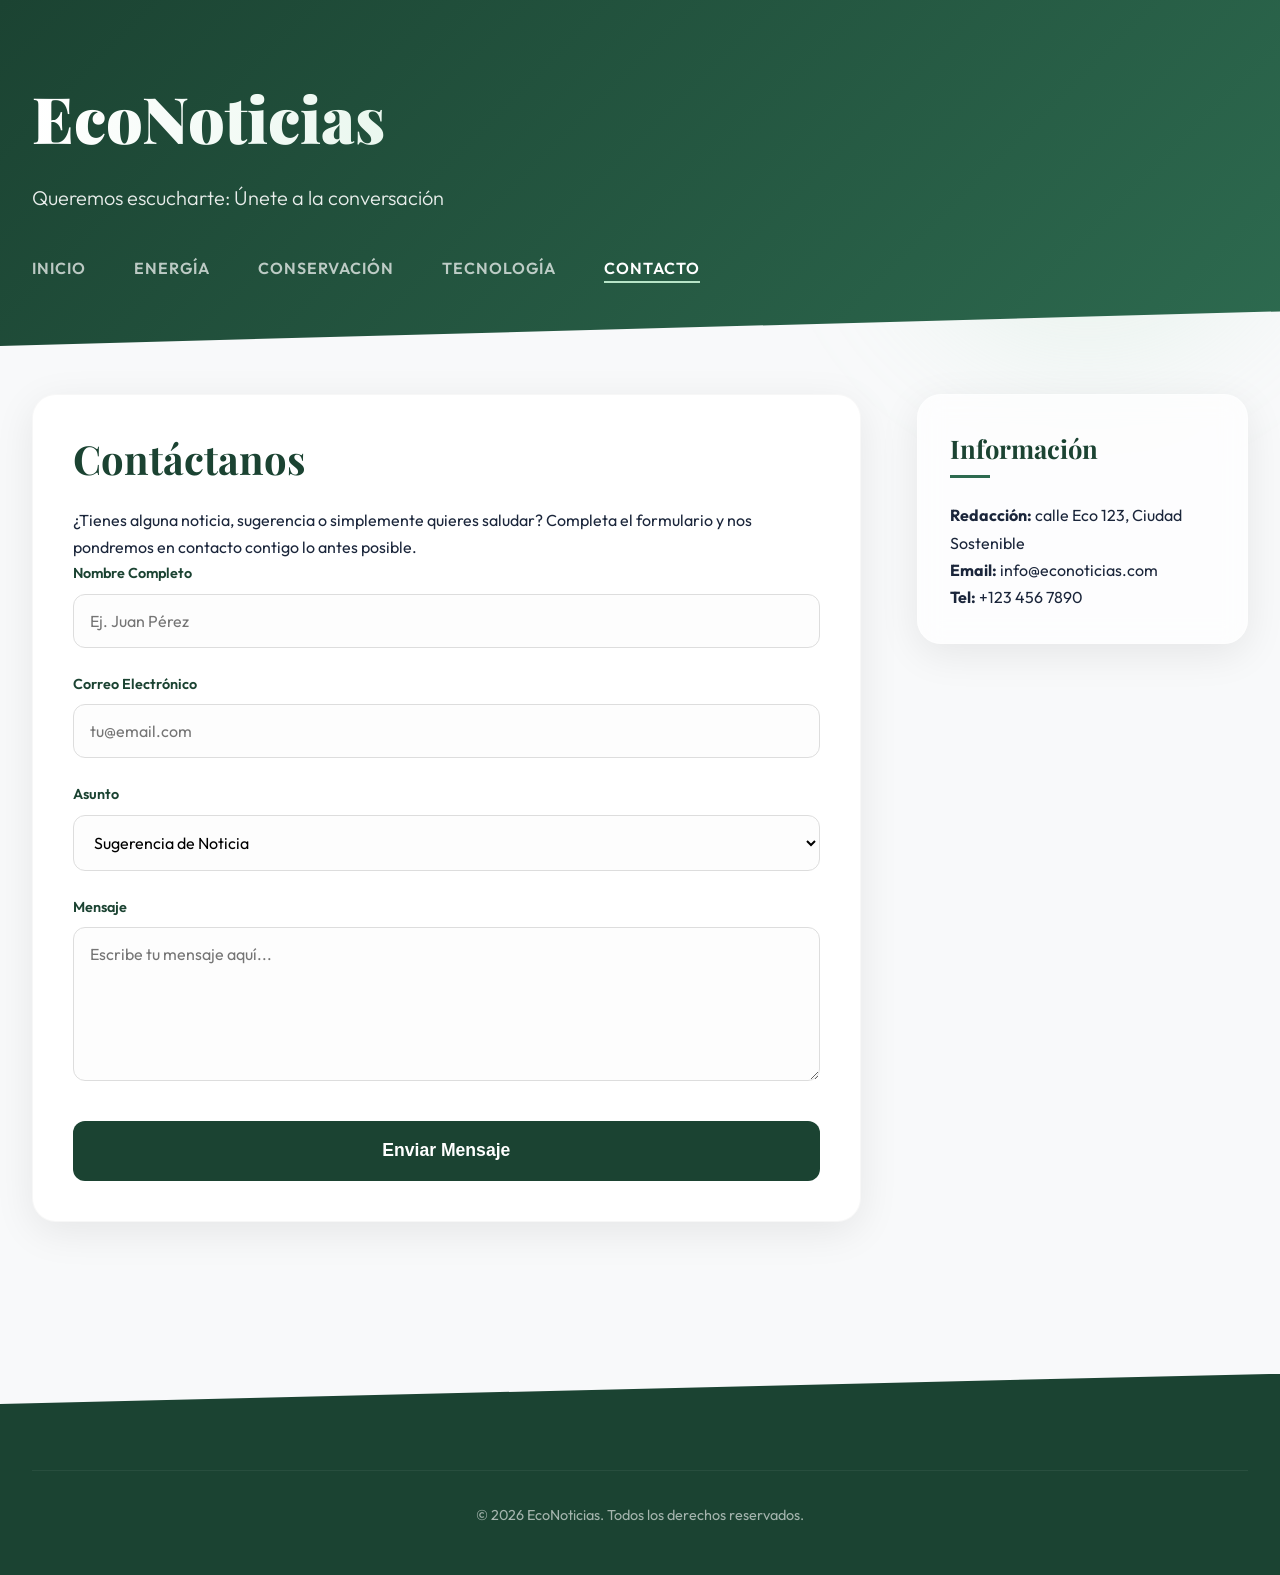
<file: PROYECTO BLOG DE NOTICIAS/contacto.html>
<!DOCTYPE html>
<html lang="es">
<head>
    <meta charset="UTF-8">
    <meta name="viewport" content="width=device-width, initial-scale=1.0">
    <title>Contacto | EcoNoticias</title>
    <link rel="preconnect" href="https://fonts.googleapis.com">
    <link rel="preconnect" href="https://fonts.gstatic.com" crossorigin>
    <link href="https://fonts.googleapis.com/css2?family=Outfit:wght@300;400;600;700&family=Playfair+Display:wght@700&display=swap" rel="stylesheet">
    <link rel="stylesheet" href="styles.css">
</head>
<body>
    <div class="bg-decoration"></div>
    <header>
        <div class="container">
            <h1>EcoNoticias</h1>
            <h2>Queremos escucharte: Únete a la conversación</h2>
            <nav>
                <ul>
                    <li><a href="index.html">Inicio</a></li>
                    <li><a href="energia.html">Energía</a></li>
                    <li><a href="conservacion.html">Conservación</a></li>
                    <li><a href="tecnologia.html">Tecnología</a></li>
                    <li><a href="contacto.html" class="active">Contacto</a></li>
                </ul>
            </nav>
        </div>
    </header>

    <main class="container">
        <section id="noticias">
            <article class="contact-card">
                <h3>Contáctanos</h3>
                <p>¿Tienes alguna noticia, sugerencia o simplemente quieres saludar? Completa el formulario y nos pondremos en contacto contigo lo antes posible.</p>
                <form class="contact-form">
                    <div class="input-group-stack">
                        <label>Nombre Completo</label>
                        <input type="text" placeholder="Ej. Juan Pérez">
                    </div>
                    <div class="input-group-stack">
                        <label>Correo Electrónico</label>
                        <input type="email" placeholder="tu@email.com">
                    </div>
                    <div class="input-group-stack">
                        <label>Asunto</label>
                        <select>
                            <option>Sugerencia de Noticia</option>
                            <option>Colaboración</option>
                            <option>Publicidad</option>
                            <option>Otro</option>
                        </select>
                    </div>
                    <div class="input-group-stack">
                        <label>Mensaje</label>
                        <textarea placeholder="Escribe tu mensaje aquí..." rows="6"></textarea>
                    </div>
                    <button type="submit" class="btn-submit">Enviar Mensaje</button>
                </form>
            </article>
        </section>

        <aside>
            <div class="aside-section">
                <h3>Información</h3>
                <p><strong>Redacción:</strong> calle Eco 123, Ciudad Sostenible</p>
                <p><strong>Email:</strong> info@econoticias.com</p>
                <p><strong>Tel:</strong> +123 456 7890</p>
            </div>
        </aside>
    </main>

    <footer>
        <div class="container">
            <div class="footer-bottom">
                <p>&copy; 2026 EcoNoticias. Todos los derechos reservados.</p>
            </div>
        </div>
    </footer>
</body>
</html>
</file>
<file: PROYECTO BLOG DE NOTICIAS/styles.css>
/* Google Fonts Import */
@import url('https://fonts.googleapis.com/css2?family=Outfit:wght@300;400;600;700&family=Playfair+Display:wght@700;900&display=swap');

:root {
    --primary-color: #1b4332;
    --secondary-color: #2d6a4f;
    --accent-color: #b7e4c7;
    --text-color: #1b263b;
    --light-text: #6c757d;
    --bg-color: #f8f9fa;
    --glass-bg: rgba(255, 255, 255, 0.7);
    --glass-border: rgba(255, 255, 255, 0.3);
    --white: #ffffff;
    --shadow: 0 10px 40px rgba(0, 0, 0, 0.08);
    --transition: all 0.4s cubic-bezier(0.165, 0.84, 0.44, 1);
}

* {
    margin: 0;
    padding: 0;
    box-sizing: border-box;
}

body {
    font-family: 'Outfit', sans-serif;
    background-color: var(--bg-color);
    color: var(--text-color);
    line-height: 1.7;
    overflow-x: hidden;
    position: relative;
}

/* Background Decoration */
.bg-decoration {
    position: fixed;
    top: -10%;
    right: -5%;
    width: 40vw;
    height: 40vw;
    background: radial-gradient(circle, rgba(183, 228, 199, 0.4) 0%, rgba(255,255,255,0) 70%);
    z-index: -1;
    filter: blur(50px);
    animation: float 20s infinite alternate;
}

@keyframes float {
    from { transform: translate(0, 0); }
    to { transform: translate(-10%, 10%); }
}

.container {
    max-width: 1300px;
    margin: 0 auto;
    padding: 0 2rem;
}

/* Header & Navigation */
header {
    background: linear-gradient(135deg, var(--primary-color) 0%, var(--secondary-color) 100%);
    color: var(--white);
    padding: 4rem 0;
    position: relative;
    clip-path: polygon(0 0, 100% 0, 100% 90%, 0 100%);
    margin-bottom: 3rem;
}

header h1 {
    font-family: 'Playfair Display', serif;
    font-size: 4rem;
    font-weight: 900;
    margin-bottom: 0.5rem;
    background: linear-gradient(to right, #fff, var(--accent-color));
    -webkit-background-clip: text;
    -webkit-text-fill-color: transparent;
}

header h2 {
    font-size: 1.25rem;
    font-weight: 300;
    opacity: 0.9;
    margin-bottom: 2.5rem;
    max-width: 600px;
}

nav ul {
    list-style: none;
    display: flex;
    gap: 3rem;
}

nav a {
    color: var(--white);
    text-decoration: none;
    font-weight: 600;
    font-size: 1rem;
    text-transform: uppercase;
    letter-spacing: 1px;
    opacity: 0.7;
    transition: var(--transition);
    position: relative;
}

nav a::after {
    content: '';
    position: absolute;
    bottom: -5px;
    left: 0;
    width: 0;
    height: 2px;
    background-color: var(--accent-color);
    transition: var(--transition);
}

nav a:hover, nav a.active {
    opacity: 1;
}

nav a:hover::after, nav a.active::after {
    width: 100%;
}

/* Main Content Layout */
main {
    display: flex;
    gap: 3.5rem;
    align-items: flex-start;
}

#noticias {
    flex: 2.5;
}

/* Articles */
article {
    background: var(--white);
    padding: 2.5rem;
    margin-bottom: 3.5rem;
    border-radius: 24px;
    box-shadow: var(--shadow);
    transition: var(--transition);
    border: 1px solid rgba(0,0,0,0.03);
    position: relative;
    overflow: hidden;
}

article:hover {
    transform: translateY(-8px);
    box-shadow: 0 20px 50px rgba(0,0,0,0.12);
}

.article-badge {
    display: inline-block;
    background: var(--accent-color);
    color: var(--primary-color);
    padding: 0.4rem 1rem;
    border-radius: 50px;
    font-size: 0.75rem;
    font-weight: 700;
    text-transform: uppercase;
    margin-bottom: 1.5rem;
}

article h3 {
    font-family: 'Playfair Display', serif;
    font-size: 2.5rem;
    line-height: 1.2;
    margin-bottom: 1.5rem;
    color: var(--primary-color);
}

article .meta {
    display: flex;
    justify-content: space-between;
    align-items: center;
    margin-bottom: 2rem;
    font-size: 0.9rem;
    color: var(--light-text);
    border-bottom: 1px solid #eee;
    padding-bottom: 1rem;
}

.article-content p {
    margin-bottom: 1.5rem;
    color: #4a4a4a;
    font-size: 1.1rem;
}

article img {
    width: 100%;
    height: 450px;
    object-fit: cover;
    border-radius: 16px;
    margin-top: 1.5rem;
    box-shadow: 0 10px 30px rgba(0,0,0,0.1);
}

hr {
    display: none; /* Removed HR as we use cards */
}

/* Highlighted Article Extra Styling */
article.destacada {
    background: linear-gradient(to bottom right, #fff, #f0fff4);
    border: 1px solid var(--accent-color);
}

/* Sidebar */
aside {
    flex: 1;
    position: sticky;
    top: 2rem;
}

.aside-section {
    background: var(--glass-bg);
    backdrop-filter: blur(12px);
    -webkit-backdrop-filter: blur(12px);
    padding: 2rem;
    border-radius: 24px;
    border: 1px solid var(--glass-border);
    margin-bottom: 2rem;
    box-shadow: var(--shadow);
}

.aside-section h3 {
    font-family: 'Playfair Display', serif;
    font-size: 1.6rem;
    margin-bottom: 1.5rem;
    color: var(--primary-color);
    position: relative;
    padding-bottom: 0.5rem;
}

.aside-section h3::after {
    content: '';
    position: absolute;
    bottom: 0;
    left: 0;
    width: 40px;
    height: 3px;
    background: var(--secondary-color);
}

/* Categories List */
aside ul {
    list-style: none;
}

aside li {
    padding: 0;
    cursor: pointer;
    transition: var(--transition);
}

aside li a {
    text-decoration: none;
    color: inherit;
    display: flex;
    align-items: center;
    gap: 10px;
    padding: 0.8rem 0;
    width: 100%;
}

aside li:hover {
    padding-left: 8px;
}

aside li:hover a {
    color: var(--secondary-color);
}

.dot {
    width: 8px;
    height: 8px;
    background: var(--accent-color);
    border-radius: 50%;
}

/* Trending Section */
.trending-item {
    display: flex;
    gap: 1.2rem;
    margin-bottom: 1.5rem;
}

.trending-item .number {
    font-size: 1.5rem;
    font-weight: 700;
    color: var(--accent-color);
    font-family: 'Playfair Display', serif;
}

.trending-item p {
    font-size: 0.95rem;
    font-weight: 600;
    line-height: 1.3;
}

/* Newsletter */
.input-group {
    display: flex;
    gap: 0.5rem;
    margin-top: 1rem;
}

.input-group input {
    flex: 1;
    padding: 0.8rem 1.2rem;
    border-radius: 12px;
    border: 1px solid #ddd;
    outline: none;
    font-family: inherit;
}

.input-group button {
    background: var(--primary-color);
    color: var(--white);
    border: none;
    padding: 0.8rem 1.5rem;
    border-radius: 12px;
    font-weight: 600;
    cursor: pointer;
    transition: var(--transition);
}

.input-group button:hover {
    background: var(--secondary-color);
}

/* Footer */
footer {
    background: var(--primary-color);
    color: var(--white);
    padding: 6rem 0 3rem;
    margin-top: 6rem;
    clip-path: polygon(0 15%, 100% 0, 100% 100%, 0 100%);
}

.footer-grid {
    display: grid;
    grid-template-columns: 2fr 1fr;
    gap: 4rem;
    margin-bottom: 4rem;
}

.footer-info h4, .footer-links h4 {
    font-family: 'Playfair Display', serif;
    font-size: 1.8rem;
    margin-bottom: 1.5rem;
}

.footer-info p {
    opacity: 0.7;
    max-width: 400px;
}

.footer-links ul {
    list-style: none;
}

.footer-links li {
    margin-bottom: 0.8rem;
}

.footer-links a {
    color: var(--white);
    text-decoration: none;
    opacity: 0.7;
    transition: var(--transition);
}

.footer-links a:hover {
    opacity: 1;
    color: var(--accent-color);
}

.footer-bottom {
    border-top: 1px solid rgba(255,255,255,0.1);
    padding-top: 2rem;
    text-align: center;
    font-size: 0.9rem;
    opacity: 0.6;
}

/* Contact Form Styles */
.input-group-stack {
    margin-bottom: 1.5rem;
    display: flex;
    flex-direction: column;
    gap: 0.5rem;
}

.input-group-stack label {
    font-weight: 600;
    font-size: 0.9rem;
    color: var(--primary-color);
}

.input-group-stack input, 
.input-group-stack select, 
.input-group-stack textarea {
    padding: 1rem;
    border-radius: 12px;
    border: 1px solid #ddd;
    font-family: inherit;
    font-size: 1rem;
    background: #fdfdfd;
    transition: var(--transition);
}

.input-group-stack input:focus, 
.input-group-stack select:focus, 
.input-group-stack textarea:focus {
    border-color: var(--secondary-color);
    box-shadow: 0 0 0 4px rgba(45, 106, 79, 0.1);
    outline: none;
}

.btn-submit {
    background: var(--primary-color);
    color: var(--white);
    border: none;
    padding: 1.2rem 2rem;
    border-radius: 12px;
    font-weight: 700;
    font-size: 1.1rem;
    cursor: pointer;
    transition: var(--transition);
    width: 100%;
    margin-top: 1rem;
}

.btn-submit:hover {
    background: var(--secondary-color);
    transform: translateY(-2px);
    box-shadow: 0 5px 15px rgba(0,0,0,0.1);
}

/* Responsive fixes */
@media (max-width: 1024px) {
    main {
        flex-direction: column;
    }
    
    aside {
        width: 100%;
        position: static;
    }
    
    header h1 {
        font-size: 3rem;
    }
}


@media (max-width: 768px) {
    header {
        padding: 3rem 0;
    }
    
    header h1 {
        font-size: 2.5rem;
    }
    
    nav ul {
        gap: 1.5rem;
        flex-wrap: wrap;
    }
    
    article {
        padding: 1.5rem;
    }
    
    article h3 {
        font-size: 1.8rem;
    }
    
    article img {
        height: 250px;
    }
    
    .footer-grid {
        grid-template-columns: 1fr;
        gap: 2rem;
    }
}
</file>
